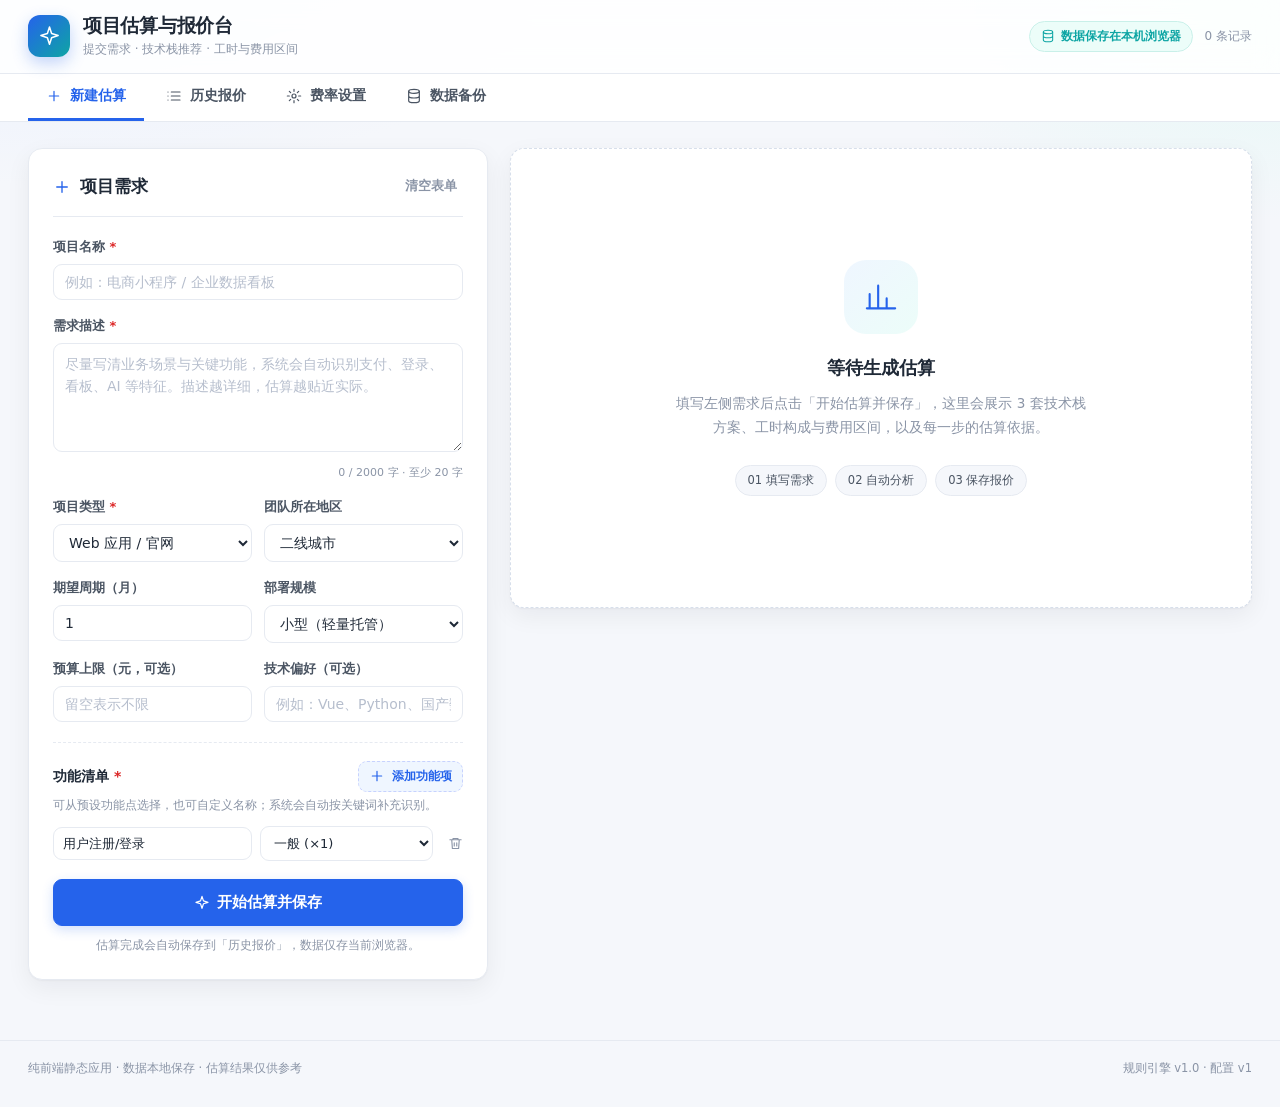
<file: index.html>
<!DOCTYPE html>
<html lang="zh-CN">
<head>
<meta charset="UTF-8">
<meta name="viewport" content="width=device-width,initial-scale=1">
<meta name="description" content="提交项目需求，自动推荐技术栈、工作时长与项目费用区间，并保存历史报价">
<title>项目估算与报价台 · 技术栈 / 工时 / 费用</title>
<link rel="stylesheet" href="./styles.css">
</head>
<body>

<svg class="svg-sprite" aria-hidden="true" xmlns="http://www.w3.org/2000/svg">
  <symbol id="i-plus" viewBox="0 0 24 24"><path d="M12 5v14M5 12h14"/></symbol>
  <symbol id="i-trash" viewBox="0 0 24 24"><path d="M3 6h18M8 6V4h8v2M6 6l1 14h10l1-14M10 11v5M14 11v5"/></symbol>
  <symbol id="i-search" viewBox="0 0 24 24"><circle cx="11" cy="11" r="7"/><path d="M20 20l-3.5-3.5"/></symbol>
  <symbol id="i-save" viewBox="0 0 24 24"><path d="M5 3h12l2 2v16H5zM8 3v6h8V3M8 17h8"/></symbol>
  <symbol id="i-download" viewBox="0 0 24 24"><path d="M12 3v12M7 11l5 5 5-5M4 20h16"/></symbol>
  <symbol id="i-upload" viewBox="0 0 24 24"><path d="M12 16V4M7 9l5-5 5 5M4 20h16"/></symbol>
  <symbol id="i-chart" viewBox="0 0 24 24"><path d="M4 20V10M10 20V4M16 20v-7M22 20H2"/></symbol>
  <symbol id="i-list" viewBox="0 0 24 24"><path d="M8 6h13M8 12h13M8 18h13M3 6h.01M3 12h.01M3 18h.01"/></symbol>
  <symbol id="i-settings" viewBox="0 0 24 24"><circle cx="12" cy="12" r="3"/><path d="M12 2v3M12 19v3M2 12h3M19 12h3M5 5l2 2M17 17l2 2M19 5l-2 2M7 17l-2 2"/></symbol>
  <symbol id="i-database" viewBox="0 0 24 24"><ellipse cx="12" cy="5" rx="8" ry="3"/><path d="M4 5v14c0 1.7 3.6 3 8 3s8-1.3 8-3V5M4 12c0 1.7 3.6 3 8 3s8-1.3 8-3"/></symbol>
  <symbol id="i-check" viewBox="0 0 24 24"><path d="M4 12l5 5L20 6"/></symbol>
  <symbol id="i-info" viewBox="0 0 24 24"><circle cx="12" cy="12" r="9"/><path d="M12 11v6M12 7h.01"/></symbol>
  <symbol id="i-close" viewBox="0 0 24 24"><path d="M5 5l14 14M19 5L5 19"/></symbol>
  <symbol id="i-eye" viewBox="0 0 24 24"><path d="M2 12s4-7 10-7 10 7 10 7-4 7-10 7S2 12 2 12z"/><circle cx="12" cy="12" r="3"/></symbol>
  <symbol id="i-spark" viewBox="0 0 24 24"><path d="M12 2l2.2 6.8L21 11l-6.8 2.2L12 20l-2.2-6.8L3 11l6.8-2.2z"/></symbol>
  <symbol id="i-clock" viewBox="0 0 24 24"><circle cx="12" cy="12" r="9"/><path d="M12 7v5l3 2"/></symbol>
  <symbol id="i-wallet" viewBox="0 0 24 24"><path d="M3 7h18v13H3zM3 7l2-4h13l3 4M16 13h4v4h-4z"/></symbol>
  <symbol id="i-copy" viewBox="0 0 24 24"><path d="M9 9h11v12H9zM5 15H4V3h11v1"/></symbol>
</svg>

<header class="topbar">
  <div class="topbar-inner">
    <div class="brand">
      <div class="brand-mark"><svg><use href="#i-spark"></use></svg></div>
      <div class="brand-text">
        <h1>项目估算与报价台</h1>
        <p>提交需求 · 技术栈推荐 · 工时与费用区间</p>
      </div>
    </div>
    <div class="topbar-right">
      <span class="store-badge"><svg><use href="#i-database"></use></svg> 数据保存在本机浏览器</span>
      <span class="record-count" id="topRecordCount">0 条记录</span>
    </div>
  </div>
</header>

<nav class="tabs" aria-label="主导航">
  <div class="tabs-inner">
    <button class="tab active" data-view="new"><svg><use href="#i-plus"></use></svg> 新建估算</button>
    <button class="tab" data-view="history"><svg><use href="#i-list"></use></svg> 历史报价</button>
    <button class="tab" data-view="config"><svg><use href="#i-settings"></use></svg> 费率设置</button>
    <button class="tab" data-view="backup"><svg><use href="#i-database"></use></svg> 数据备份</button>
  </div>
</nav>

<main class="container">

  <!-- ============ 新建估算 ============ -->
  <section class="view active" id="view-new">
    <div class="work-grid">
      <!-- 表单 -->
      <div class="panel form-panel">
        <div class="panel-head">
          <h2><svg><use href="#i-plus"></use></svg> 项目需求</h2>
          <button class="btn-text" id="btnClearForm">清空表单</button>
        </div>

        <div class="field">
          <label for="f-title">项目名称 <span class="req">*</span></label>
          <input id="f-title" type="text" maxlength="60" placeholder="例如：电商小程序 / 企业数据看板">
        </div>

        <div class="field">
          <label for="f-desc">需求描述 <span class="req">*</span></label>
          <textarea id="f-desc" rows="4" maxlength="2000" placeholder="尽量写清业务场景与关键功能，系统会自动识别支付、登录、看板、AI 等特征。描述越详细，估算越贴近实际。"></textarea>
          <div class="field-hint"><span id="descCount">0</span> / 2000 字 · 至少 20 字</div>
        </div>

        <div class="field-row">
          <div class="field">
            <label for="f-type">项目类型 <span class="req">*</span></label>
            <select id="f-type"></select>
          </div>
          <div class="field">
            <label for="f-region">团队所在地区</label>
            <select id="f-region"></select>
          </div>
        </div>

        <div class="field-row">
          <div class="field">
            <label for="f-timeline">期望周期（月）</label>
            <input id="f-timeline" type="number" min="1" max="36" value="1" step="0.5">
          </div>
          <div class="field">
            <label for="f-scale">部署规模</label>
            <select id="f-scale"></select>
          </div>
        </div>

        <div class="field-row">
          <div class="field">
            <label for="f-budget">预算上限（元，可选）</label>
            <input id="f-budget" type="number" min="0" step="1000" placeholder="留空表示不限">
          </div>
          <div class="field">
            <label for="f-pref">技术偏好（可选）</label>
            <input id="f-pref" type="text" maxlength="40" placeholder="例如：Vue、Python、国产数据库">
          </div>
        </div>

        <div class="feature-block">
          <div class="feature-head">
            <h3>功能清单 <span class="req">*</span></h3>
            <button class="btn-mini" id="btnAddFeature"><svg><use href="#i-plus"></use></svg> 添加功能项</button>
          </div>
          <div class="feature-legend">可从预设功能点选择，也可自定义名称；系统会自动按关键词补充识别。</div>
          <div id="featureRows"></div>
        </div>

        <button class="btn-primary btn-block" id="btnEstimate">
          <svg><use href="#i-spark"></use></svg> 开始估算并保存
        </button>
        <p class="form-note">估算完成会自动保存到「历史报价」，数据仅存当前浏览器。</p>
      </div>

      <!-- 结果 -->
      <div class="result-area" id="resultArea">
        <div class="empty-state">
          <div class="empty-icon"><svg><use href="#i-chart"></use></svg></div>
          <h3>等待生成估算</h3>
          <p>填写左侧需求后点击「开始估算并保存」，这里会展示 3 套技术栈方案、工时构成与费用区间，以及每一步的估算依据。</p>
          <div class="empty-steps">
            <span>01 填写需求</span><span>02 自动分析</span><span>03 保存报价</span>
          </div>
        </div>
      </div>
    </div>
  </section>

  <!-- ============ 历史报价 ============ -->
  <section class="view" id="view-history">
    <div class="panel">
      <div class="panel-head">
        <h2><svg><use href="#i-list"></use></svg> 历史报价</h2>
        <span class="muted" id="historySummary">共 0 条</span>
      </div>
      <div class="history-toolbar">
        <div class="search-box">
          <svg><use href="#i-search"></use></svg>
          <input id="historySearch" type="search" placeholder="按项目名称、类型或描述搜索">
        </div>
        <button class="btn-outline" id="btnExportFromHistory"><svg><use href="#i-download"></use></svg> 导出全部</button>
      </div>
      <div id="historyList"></div>
    </div>
  </section>

  <!-- ============ 费率设置 ============ -->
  <section class="view" id="view-config">
    <div class="panel">
      <div class="panel-head">
        <h2><svg><use href="#i-settings"></use></svg> 费率与系数设置</h2>
        <button class="btn-text" id="btnResetConfig">恢复默认值</button>
      </div>
      <div class="notice"><svg><use href="#i-info"></use></svg> 修改后点击保存，后续估算立即生效；已保存的历史报价保留生成当时的费率快照，不会被改写。</div>

      <h3 class="group-title">角色日费率（元 / 人天）</h3>
      <div class="config-grid" id="cfgRoleRates"></div>

      <h3 class="group-title">复杂度系数</h3>
      <div class="config-grid" id="cfgComplexity"></div>

      <h3 class="group-title">阶段与角色分配（合计需为 1.00）</h3>
      <div class="config-grid" id="cfgAllocation"></div>
      <div class="alloc-check" id="allocCheck"></div>

      <h3 class="group-title">地区系数</h3>
      <div class="config-grid" id="cfgRegion"></div>

      <h3 class="group-title">基础设施基线（元 / 月）与风险缓冲</h3>
      <div class="config-grid" id="cfgInfra"></div>

      <h3 class="group-title">功能点基准人天</h3>
      <div class="config-grid config-grid-dense" id="cfgBaseline"></div>

      <div class="config-actions">
        <button class="btn-primary" id="btnSaveConfig"><svg><use href="#i-save"></use></svg> 保存设置</button>
      </div>
    </div>
  </section>

  <!-- ============ 数据备份 ============ -->
  <section class="view" id="view-backup">
    <div class="panel">
      <div class="panel-head">
        <h2><svg><use href="#i-database"></use></svg> 数据备份与迁移</h2>
      </div>
      <div class="notice notice-warn">
        <svg><use href="#i-info"></use></svg>
        GitHub Pages 是纯静态托管，没有数据库。所有项目与报价保存在<strong>当前浏览器的 localStorage</strong>：换浏览器、换设备或清除浏览器数据后会丢失。请定期导出 JSON 备份；换设备时用导入恢复。
      </div>

      <div class="stat-row" id="backupStats"></div>

      <div class="backup-cards">
        <div class="backup-card">
          <div class="backup-icon"><svg><use href="#i-download"></use></svg></div>
          <h3>导出备份</h3>
          <p>把全部项目需求、报价结果与自定义费率打包成一个 JSON 文件下载到本地。</p>
          <button class="btn-primary" id="btnExport"><svg><use href="#i-download"></use></svg> 导出 JSON</button>
        </div>
        <div class="backup-card">
          <div class="backup-icon"><svg><use href="#i-upload"></use></svg></div>
          <h3>导入恢复</h3>
          <p>选择之前导出的备份文件，可合并到现有数据，或整体替换。</p>
          <div class="import-row">
            <select id="importMode">
              <option value="merge">合并（同 ID 覆盖）</option>
              <option value="replace">整体替换现有数据</option>
            </select>
            <label class="btn-outline file-label" for="fileImport"><svg><use href="#i-upload"></use></svg> 选择文件</label>
            <input type="file" id="fileImport" accept=".json,application/json" hidden>
          </div>
          <div class="file-name" id="importFileName">尚未选择文件</div>
        </div>
        <div class="backup-card danger-card">
          <div class="backup-icon"><svg><use href="#i-trash"></use></svg></div>
          <h3>清空历史</h3>
          <p>删除本机保存的全部项目与报价记录，操作不可撤销，请先导出备份。</p>
          <button class="btn-danger" id="btnClearAll"><svg><use href="#i-trash"></use></svg> 清空全部记录</button>
        </div>
      </div>

      <div class="deploy-hint">
        <h3><svg><use href="#i-info"></use></svg> 部署到 GitHub Pages（两种方式任选其一）</h3>
        <ol>
          <li><strong>方式 A · 分支部署（最简单）</strong>：把 <code>estimate-platform/</code> 整个目录作为独立仓库推送到 GitHub；仓库 Settings → Pages → Source 选 <code>Deploy from a branch</code>，分支 <code>main</code>、目录 <code>/ (root)</code>。若放进已有仓库，可改名为 <code>docs/</code> 并把目录选为 <code>/docs</code>。</li>
          <li><strong>方式 B · 自动部署（已附工作流）</strong>：目录内已含 <code>.github/workflows/deploy-pages.yml</code>，把 Source 改为 <code>GitHub Actions</code>，之后每次 push 到 main 会自动发布。</li>
          <li>等待 1~2 分钟后访问 <code>https://用户名.github.io/仓库名/</code>；访问 <code>selftest.html</code> 可运行 22 项自动化功能自测。</li>
          <li>已包含 <code>.nojekyll</code> 禁用 Jekyll；全部资源使用相对路径，无需构建、无需 npm、无需后端与数据库。</li>
        </ol>
      </div>
    </div>
  </section>

</main>

<footer class="footer">
  <span>纯前端静态应用 · 数据本地保存 · 估算结果仅供参考</span>
  <span id="footerVersion">规则引擎 v1.0</span>
</footer>

<!-- 详情弹层 -->
<div class="modal-mask" id="modalMask" hidden>
  <div class="modal" role="dialog" aria-modal="true" aria-labelledby="modalTitle">
    <div class="modal-head">
      <h2 id="modalTitle">报价详情</h2>
      <button class="icon-btn" id="btnCloseModal" aria-label="关闭"><svg><use href="#i-close"></use></svg></button>
    </div>
    <div class="modal-body" id="modalBody"></div>
  </div>
</div>

<div class="toast-wrap" id="toastWrap" aria-live="polite"></div>

<script src="./js/data.js"></script>
<script src="./js/engine.js"></script>
<script src="./js/storage.js"></script>
<script src="./js/app.js"></script>
</body>
</html>
</file>
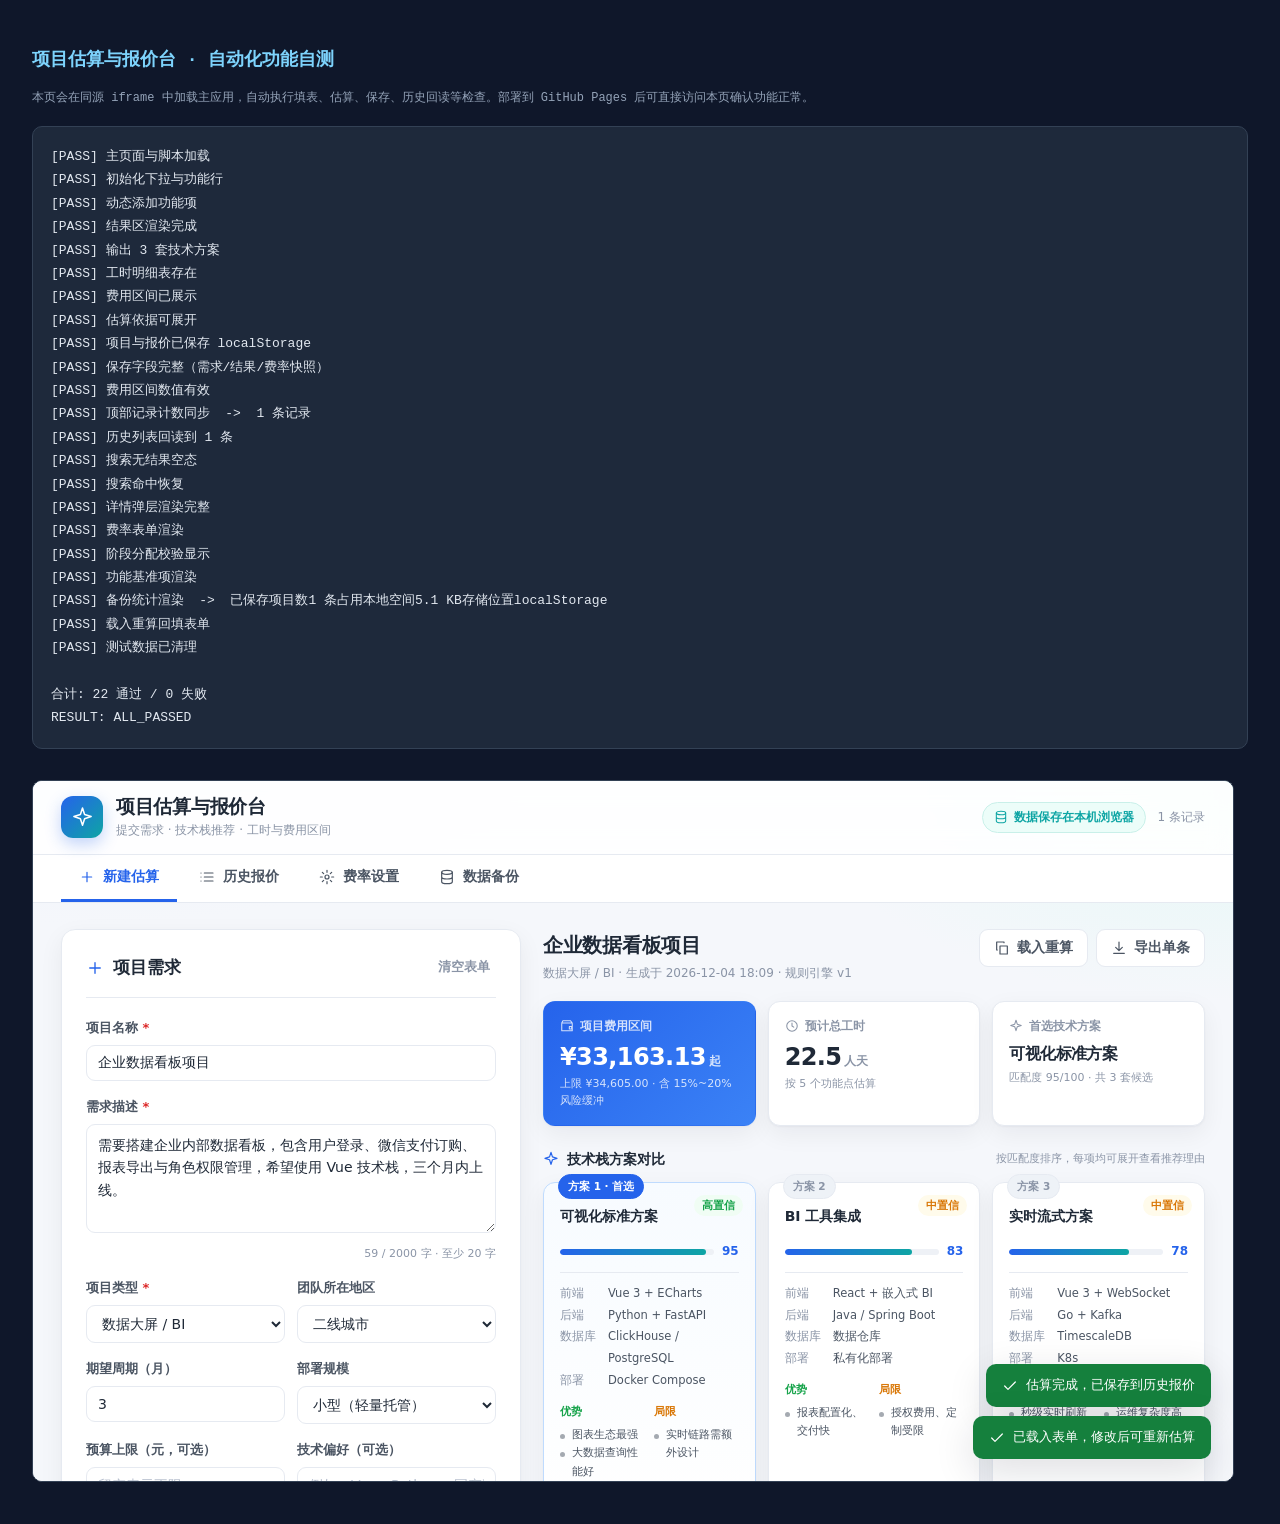
<file: selftest.html>
<!DOCTYPE html>
<html lang="zh-CN">
<head>
<meta charset="UTF-8">
<title>功能自测 · 项目估算与报价台</title>
<style>
  body{font-family:Consolas,Monaco,"Microsoft YaHei",monospace;background:#0f172a;color:#e2e8f0;padding:24px;line-height:1.8}
  h1{font-size:18px;color:#7dd3fc;margin-bottom:6px}
  p{font-size:12px;color:#94a3b8;margin-bottom:16px}
  pre{background:#1e293b;border:1px solid #334155;border-radius:10px;padding:18px;white-space:pre-wrap;font-size:13px}
  iframe{width:1200px;height:700px;border:1px solid #334155;border-radius:10px;margin-top:18px;background:#fff}
  .pass{color:#4ade80}.fail{color:#f87171}
</style>
</head>
<body>
<h1>项目估算与报价台 · 自动化功能自测</h1>
<p>本页会在同源 iframe 中加载主应用，自动执行填表、估算、保存、历史回读等检查。部署到 GitHub Pages 后可直接访问本页确认功能正常。</p>
<pre id="out">RUNNING...</pre>
<iframe id="frame" src="./index.html" title="被测应用"></iframe>

<script>
(function () {
  var out = document.getElementById('out');
  var logs = [];
  var pass = 0, fail = 0;
  function log(name, ok, extra) {
    if (ok) pass++; else fail++;
    logs.push((ok ? '[PASS] ' : '[FAIL] ') + name + (extra ? '  ->  ' + extra : ''));
  }
  function finish() {
    out.textContent = logs.join('\n') + '\n\n合计: ' + pass + ' 通过 / ' + fail + ' 失败' +
      (fail === 0 ? '\nRESULT: ALL_PASSED' : '\nRESULT: HAS_FAILURE');
    out.setAttribute('data-done', '1');
  }

  document.getElementById('frame').addEventListener('load', function () {
    var f = document.getElementById('frame');
    var w, d;
    try { w = f.contentWindow; d = f.contentDocument; }
    catch (e) { log('iframe 同源访问', false, e.message); finish(); return; }

    try {
      log('主页面与脚本加载', !!d.querySelector('#btnEstimate'));
      log('初始化下拉与功能行', d.querySelectorAll('.feature-row').length >= 1);

      // 填写需求表单
      d.querySelector('#f-title').value = '企业数据看板项目';
      d.querySelector('#f-desc').value = '需要搭建企业内部数据看板，包含用户登录、微信支付订购、报表导出与角色权限管理，希望使用 Vue 技术栈，三个月内上线。';
      d.querySelector('#f-type').value = 'data_dashboard';
      d.querySelector('#f-region').value = 'tier2';
      d.querySelector('#f-timeline').value = '3';
      var rows = d.querySelectorAll('.feature-row');
      rows[0].querySelector('.f-name').value = '用户注册/登录';
      rows[0].querySelector('.f-complexity').value = 'normal';
      d.querySelector('#btnAddFeature').click();
      var rows2 = d.querySelectorAll('.feature-row');
      rows2[1].querySelector('.f-name').value = '数据看板/报表';
      rows2[1].querySelector('.f-complexity').value = 'complex';
      log('动态添加功能项', rows2.length === 2);

      // 触发估算并保存
      d.querySelector('#btnEstimate').click();
      var area = d.querySelector('#resultArea');
      log('结果区渲染完成', !!area.querySelector('.metric-grid'));
      log('输出 3 套技术方案', area.querySelectorAll('.stack-card').length === 3);
      log('工时明细表存在', area.querySelectorAll('tbody tr').length >= 4);
      log('费用区间已展示', /¥[\d,]+\.\d\d/.test(area.textContent));
      log('估算依据可展开', area.querySelectorAll('details').length >= 3);

      // 校验本地保存
      var raw = w.localStorage.getItem('est_platform_records_v1');
      var items = raw ? JSON.parse(raw) : [];
      log('项目与报价已保存 localStorage', items.length === 1);
      var rec = items[0];
      log('保存字段完整（需求/结果/费率快照）',
        !!(rec && rec.requirement && rec.result && rec.result.cost && rec.result.recommendations && rec.result.cost.rateSnapshot));
      log('费用区间数值有效', rec && rec.result.cost.totalLow > 0 && rec.result.cost.totalHigh > rec.result.cost.totalLow);
      log('顶部记录计数同步', /1 条记录/.test(d.querySelector('#topRecordCount').textContent), d.querySelector('#topRecordCount').textContent);

      // 历史页回读
      d.querySelector('[data-view="history"]').click();
      log('历史列表回读到 1 条', d.querySelectorAll('#historyList .hcard').length === 1);
      var search = d.querySelector('#historySearch');
      search.value = '完全不存在的项目名';
      search.dispatchEvent(new w.Event('input'));
      log('搜索无结果空态', d.querySelectorAll('#historyList .hcard').length === 0);
      search.value = '数据看板';
      search.dispatchEvent(new w.Event('input'));
      log('搜索命中恢复', d.querySelectorAll('#historyList .hcard').length === 1);

      // 打开详情弹层
      d.querySelector('[data-hact="view"]').click();
      log('详情弹层渲染完整', !!d.querySelector('#modalResult .metric-grid'));
      d.querySelector('#btnCloseModal').click();

      // 费率设置页
      d.querySelector('[data-view="config"]').click();
      log('费率表单渲染', d.querySelectorAll('#cfgRoleRates input').length === 4);
      log('阶段分配校验显示', /1/.test(d.querySelector('#allocCheck').textContent));
      log('功能基准项渲染', d.querySelectorAll('#cfgBaseline input').length >= 10);

      // 备份页
      d.querySelector('[data-view="backup"]').click();
      log('备份统计渲染', /1 条/.test(d.querySelector('#backupStats').textContent), d.querySelector('#backupStats').textContent.replace(/\s+/g, ' ').slice(0, 80));

      // 载入重算
      d.querySelector('[data-view="new"]').click();
      d.querySelector('[data-act="reload"]').click();
      log('载入重算回填表单', d.querySelector('#f-title').value === '企业数据看板项目' &&
        d.querySelectorAll('.feature-row').length === 2);

      // 清理测试数据，避免污染真实使用
      w.localStorage.removeItem('est_platform_records_v1');
      log('测试数据已清理', w.localStorage.getItem('est_platform_records_v1') === null);
    } catch (e) {
      log('执行过程异常', false, e.message);
    }
    finish();
  });
})();
</script>
</body>
</html>
</file>
<file: styles.css>
:root{
  --primary:#2563eb;
  --primary-dark:#1d4ed8;
  --primary-soft:#eff6ff;
  --teal:#0ea5a4;
  --teal-soft:#ecfdf9;
  --text:#1f2937;
  --text-2:#4b5563;
  --muted:#8a94a6;
  --line:#e6eaf1;
  --bg:#f5f7fb;
  --card:#ffffff;
  --green:#16a34a;
  --green-soft:#f0fdf4;
  --amber:#d97706;
  --amber-soft:#fffbeb;
  --red:#dc2626;
  --red-soft:#fef2f2;
  --shadow:0 1px 2px rgba(16,24,40,.04),0 8px 24px rgba(16,24,40,.06);
  --shadow-lg:0 12px 40px rgba(16,24,40,.14);
  --radius:14px;
}

*{box-sizing:border-box;margin:0;padding:0}
html{scroll-behavior:smooth}
body{
  font-family:"Segoe UI","PingFang SC","Microsoft YaHei",system-ui,-apple-system,sans-serif;
  background:
    radial-gradient(900px 420px at 4% -6%, #e8efff 0%, transparent 60%),
    radial-gradient(760px 380px at 100% 0%, #e3f8f5 0%, transparent 58%),
    var(--bg);
  color:var(--text);
  line-height:1.6;
  min-height:100vh;
  -webkit-font-smoothing:antialiased;
}
.svg-sprite{position:absolute;width:0;height:0;overflow:hidden}
svg{width:18px;height:18px;fill:none;stroke:currentColor;stroke-width:1.8;stroke-linecap:round;stroke-linejoin:round;flex:none}

/* ---------- top bar ---------- */
.topbar{background:rgba(255,255,255,.88);backdrop-filter:blur(12px);border-bottom:1px solid var(--line);position:sticky;top:0;z-index:30}
.topbar-inner{max-width:1440px;margin:0 auto;padding:14px 28px;display:flex;align-items:center;justify-content:space-between;gap:20px}
.brand{display:flex;align-items:center;gap:13px}
.brand-mark{width:42px;height:42px;border-radius:12px;display:grid;place-items:center;color:#fff;background:linear-gradient(135deg,#2563eb,#0ea5a4);box-shadow:0 6px 16px rgba(37,99,235,.28)}
.brand-mark svg{width:23px;height:23px;stroke-width:1.6}
.brand-text h1{font-size:19px;font-weight:700;letter-spacing:-.3px;line-height:1.25}
.brand-text p{font-size:12px;color:var(--muted);margin-top:2px}
.topbar-right{display:flex;align-items:center;gap:12px}
.store-badge{display:inline-flex;align-items:center;gap:6px;font-size:12px;color:var(--teal);background:var(--teal-soft);border:1px solid #c9f0e9;padding:5px 11px;border-radius:999px;font-weight:600}
.store-badge svg{width:14px;height:14px}
.record-count{font-size:12px;color:var(--muted);white-space:nowrap}

/* ---------- tabs ---------- */
.tabs{background:#fff;border-bottom:1px solid var(--line);position:sticky;top:71px;z-index:29}
.tabs-inner{max-width:1440px;margin:0 auto;padding:0 28px;display:flex;gap:4px;overflow-x:auto}
.tab{border:0;background:none;padding:13px 18px;font-size:14px;font-weight:600;color:var(--text-2);cursor:pointer;display:inline-flex;align-items:center;gap:8px;border-bottom:3px solid transparent;white-space:nowrap;transition:.18s}
.tab svg{width:16px;height:16px}
.tab:hover{color:var(--primary);background:#fafbff}
.tab.active{color:var(--primary);border-bottom-color:var(--primary)}

/* ---------- layout ---------- */
.container{max-width:1440px;margin:0 auto;padding:26px 28px 60px}
.view{display:none;animation:fade .25s ease}
.view.active{display:block}
@keyframes fade{from{opacity:0;transform:translateY(6px)}to{opacity:1;transform:none}}
.panel{background:var(--card);border:1px solid var(--line);border-radius:var(--radius);box-shadow:var(--shadow);padding:24px}
.panel-head{display:flex;align-items:center;justify-content:space-between;gap:14px;margin-bottom:20px;padding-bottom:16px;border-bottom:1px solid var(--line)}
.panel-head h2{font-size:17px;font-weight:700;display:flex;align-items:center;gap:9px}
.panel-head h2 svg{color:var(--primary)}
.muted{color:var(--muted);font-size:13px}
.work-grid{display:grid;grid-template-columns:minmax(360px,460px) minmax(0,1fr);gap:22px;align-items:start}

/* ---------- form ---------- */
.form-panel{position:sticky;top:132px}
.field{margin-bottom:16px;min-width:0}
.field label{display:block;font-size:13px;font-weight:600;color:var(--text-2);margin-bottom:6px}
.req{color:var(--red)}
.field input,.field select,.field textarea,.search-box input,.import-row select,.feature-row select,.feature-row input,.config-item input{
  width:100%;border:1px solid var(--line);background:#fff;border-radius:9px;padding:9px 11px;font-size:14px;color:var(--text);font-family:inherit;outline:none;transition:.18s
}
.field textarea{resize:vertical;line-height:1.6}
.field input:focus,.field select:focus,.field textarea:focus,.search-box input:focus,.feature-row select:focus,.feature-row input:focus,.config-item input:focus{
  border-color:var(--primary);box-shadow:0 0 0 3px rgba(37,99,235,.1)
}
.field input::placeholder,.field textarea::placeholder{color:#b6becd}
.field-hint{font-size:11px;color:var(--muted);text-align:right;margin-top:4px}
.field-row{display:grid;grid-template-columns:1fr 1fr;gap:12px}
.field.invalid input,.field.invalid textarea,.field.invalid select{border-color:var(--red);box-shadow:0 0 0 3px rgba(220,38,38,.08)}

.feature-block{border-top:1px dashed var(--line);padding-top:18px;margin-top:4px;margin-bottom:18px}
.feature-head{display:flex;align-items:center;justify-content:space-between;margin-bottom:4px}
.feature-head h3{font-size:14px;font-weight:700}
.feature-legend{font-size:11.5px;color:var(--muted);margin-bottom:12px}
.feature-row{display:grid;grid-template-columns:1.15fr 1fr 22px;gap:8px;margin-bottom:8px;align-items:center}
.feature-row select,.feature-row input{padding:8px 9px;font-size:13px}
.icon-btn{border:0;background:none;color:var(--muted);cursor:pointer;width:28px;height:28px;border-radius:7px;display:grid;place-items:center;transition:.18s}
.icon-btn:hover{background:var(--red-soft);color:var(--red)}
.icon-btn svg{width:15px;height:15px}

/* ---------- buttons ---------- */
.btn-primary,.btn-outline,.btn-danger,.btn-mini,.btn-text,.file-label{
  font-family:inherit;font-size:14px;font-weight:600;cursor:pointer;display:inline-flex;align-items:center;justify-content:center;gap:7px;border-radius:9px;transition:.18s;white-space:nowrap
}
.btn-primary{border:1px solid var(--primary);background:var(--primary);color:#fff;padding:11px 18px;box-shadow:0 4px 12px rgba(37,99,235,.2)}
.btn-primary:hover{background:var(--primary-dark);transform:translateY(-1px);box-shadow:0 6px 16px rgba(37,99,235,.28)}
.btn-primary:active{transform:none}
.btn-primary svg,.btn-outline svg,.btn-danger svg,.btn-mini svg,.file-label svg{width:16px;height:16px}
.btn-block{width:100%;padding:13px 18px;font-size:15px}
.btn-outline{border:1px solid var(--line);background:#fff;color:var(--text-2);padding:9px 14px}
.btn-outline:hover{border-color:var(--primary);color:var(--primary);background:var(--primary-soft)}
.btn-danger{border:1px solid #fecaca;background:var(--red-soft);color:var(--red);padding:10px 16px}
.btn-danger:hover{background:#fee2e2}
.btn-mini{border:1px dashed #c7d2fe;background:var(--primary-soft);color:var(--primary);padding:6px 10px;font-size:12px}
.btn-mini:hover{background:#dbeafe;border-style:solid}
.btn-text{border:0;background:none;color:var(--muted);font-size:12.5px;padding:4px 6px}
.btn-text:hover{color:var(--primary)}
.form-note{font-size:11.5px;color:var(--muted);text-align:center;margin-top:10px}

/* ---------- empty state ---------- */
.empty-state{background:#fff;border:1px dashed #d7dfeb;border-radius:var(--radius);min-height:460px;display:flex;flex-direction:column;align-items:center;justify-content:center;text-align:center;padding:40px;box-shadow:var(--shadow)}
.empty-icon{width:74px;height:74px;border-radius:22px;background:linear-gradient(135deg,var(--primary-soft),var(--teal-soft));display:grid;place-items:center;color:var(--primary);margin-bottom:20px}
.empty-icon svg{width:34px;height:34px;stroke-width:1.5}
.empty-state h3{font-size:18px;margin-bottom:8px}
.empty-state p{font-size:13.5px;color:var(--muted);max-width:420px;line-height:1.8}
.empty-steps{display:flex;gap:8px;margin-top:26px;flex-wrap:wrap;justify-content:center}
.empty-steps span{font-size:11.5px;color:var(--text-2);background:var(--bg);border:1px solid var(--line);padding:5px 12px;border-radius:999px}

/* ---------- result ---------- */
.result-head{display:flex;align-items:flex-start;justify-content:space-between;gap:16px;margin-bottom:18px;flex-wrap:wrap}
.result-head h2{font-size:20px;font-weight:700;letter-spacing:-.3px}
.result-head .sub{font-size:12px;color:var(--muted);margin-top:3px}
.result-actions{display:flex;gap:8px;flex-wrap:wrap}
.notice{display:flex;gap:9px;align-items:flex-start;font-size:12.5px;color:var(--text-2);background:var(--primary-soft);border:1px solid #dbeafe;border-radius:10px;padding:11px 13px;line-height:1.7}
.notice svg{width:16px;height:16px;color:var(--primary);margin-top:2px}
.notice-warn{background:var(--amber-soft);border-color:#fde68a}
.notice-warn svg{color:var(--amber)}
.notice strong{color:var(--text)}

.metric-grid{display:grid;grid-template-columns:repeat(3,1fr);gap:12px;margin-bottom:18px}
.metric{background:#fff;border:1px solid var(--line);border-radius:12px;padding:15px 16px;box-shadow:var(--shadow)}
.metric .label{font-size:11.5px;color:var(--muted);display:flex;align-items:center;gap:6px;font-weight:600}
.metric .label svg{width:14px;height:14px}
.metric .value{font-size:24px;font-weight:700;letter-spacing:-.6px;margin-top:6px;line-height:1.25}
.metric .value small{font-size:12px;font-weight:600;color:var(--muted);margin-left:3px}
.metric .desc{font-size:11px;color:var(--muted);margin-top:3px}
.metric.accent{background:linear-gradient(135deg,#2563eb,#3b82f6);border-color:transparent;color:#fff}
.metric.accent .label,.metric.accent .desc,.metric.accent .value small{color:rgba(255,255,255,.8)}

.section-title{font-size:14px;font-weight:700;margin:22px 0 12px;display:flex;align-items:center;gap:8px}
.section-title svg{width:16px;height:16px;color:var(--primary)}
.section-title .hint{font-size:11px;color:var(--muted);font-weight:400;margin-left:auto}

.stack-grid{display:grid;grid-template-columns:repeat(3,1fr);gap:12px}
.stack-card{background:#fff;border:1px solid var(--line);border-radius:12px;padding:16px;box-shadow:var(--shadow);position:relative;transition:.2s;display:flex;flex-direction:column}
.stack-card:hover{transform:translateY(-2px);box-shadow:0 12px 28px rgba(16,24,40,.1)}
.stack-card.rank1{border-color:#bfdbfe;background:linear-gradient(180deg,#f7fbff,#fff)}
.rank-badge{position:absolute;top:-9px;left:14px;font-size:10.5px;font-weight:700;padding:3px 9px;border-radius:999px;background:#eef2f7;color:var(--muted);border:1px solid var(--line)}
.rank1 .rank-badge{background:var(--primary);color:#fff;border-color:var(--primary)}
.stack-name{font-size:14px;font-weight:700;margin:6px 0 3px;padding-right:56px}
.badge{display:inline-flex;align-items:center;font-size:10.5px;font-weight:700;padding:2px 8px;border-radius:999px;white-space:nowrap}
.badge.high{background:var(--green-soft);color:var(--green)}
.badge.medium{background:var(--amber-soft);color:var(--amber)}
.badge.low{background:#f3f4f6;color:#6b7280}
.confidence{position:absolute;top:12px;right:12px}
.score-line{display:flex;align-items:center;gap:8px;margin:12px 0 10px}
.score-line .bar{flex:1;height:6px;background:#eef1f6;border-radius:99px;overflow:hidden}
.score-line .bar i{display:block;height:100%;background:linear-gradient(90deg,var(--primary),var(--teal));border-radius:99px}
.score-line b{font-size:12px;color:var(--primary)}
.tech-lines{font-size:11.5px;color:var(--text-2);line-height:1.9;border-top:1px solid var(--line);padding-top:10px}
.tech-lines div{display:flex;gap:6px}
.tech-lines span{color:var(--muted);min-width:42px}
.proscons{display:grid;grid-template-columns:1fr 1fr;gap:10px;margin-top:11px;font-size:11px;line-height:1.7}
.proscons h5{font-size:11px;font-weight:700;margin-bottom:4px}
.proscons .p h5{color:var(--green)}
.proscons .c h5{color:var(--amber)}
.proscons ul{list-style:none}
.proscons li{padding-left:12px;position:relative;color:var(--text-2)}
.proscons li:before{content:"";position:absolute;left:0;top:8px;width:5px;height:5px;border-radius:50%;background:currentColor;opacity:.5}
.details{margin-top:auto;padding-top:12px}
.details summary{cursor:pointer;font-size:11.5px;color:var(--primary);font-weight:600;list-style:none;display:flex;align-items:center;gap:5px}
.details summary::-webkit-details-marker{display:none}
.details summary:before{content:"▸";font-size:11px;transition:.2s}
.details[open] summary:before{transform:rotate(90deg)}
.reason-list{margin-top:9px;font-size:11px;color:var(--text-2);line-height:1.75}
.reason-list li{margin-bottom:5px;padding-left:12px;position:relative;list-style:none}
.reason-list li:before{content:"·";position:absolute;left:2px;color:var(--primary);font-weight:700}

.card-block{background:#fff;border:1px solid var(--line);border-radius:12px;padding:18px;box-shadow:var(--shadow)}
.effort-bar{display:flex;height:26px;border-radius:7px;overflow:hidden;margin:6px 0 10px;box-shadow:inset 0 0 0 1px rgba(0,0,0,.02)}
.effort-bar i{display:block;height:100%;transition:.3s}
.effort-legend{display:flex;flex-wrap:wrap;gap:14px;font-size:11.5px;color:var(--text-2);margin-bottom:14px}
.effort-legend span{display:inline-flex;align-items:center;gap:6px}
.effort-legend em{width:10px;height:10px;border-radius:3px;display:inline-block}
table{width:100%;border-collapse:collapse;font-size:12px}
th{text-align:left;color:var(--muted);font-weight:600;font-size:11px;padding:8px 10px;border-bottom:1px solid var(--line);background:#fafbfe}
td{padding:9px 10px;border-bottom:1px solid #f1f3f8;color:var(--text-2);vertical-align:top}
td.num{font-variant-numeric:tabular-nums;white-space:nowrap}
.basis{color:var(--muted);font-size:11px;line-height:1.6}

.cost-range{margin:16px 0 8px}
.range-track{height:34px;background:linear-gradient(90deg,#dbeafe,#93c5fd);border-radius:8px;position:relative;margin:0 6px}
.range-fill{position:absolute;top:0;bottom:0;background:linear-gradient(90deg,var(--primary),var(--teal));border-radius:8px;opacity:.85;left:12%;right:12%}
.range-marker{position:absolute;top:-5px;bottom:-5px;width:2px;background:#1e3a8a}
.range-marker:after{content:"";position:absolute;top:-4px;left:-4px;width:10px;height:10px;border-radius:50%;background:#1e3a8a;border:2px solid #fff}
.range-marker.lo{left:12%}
.range-marker.hi{right:12%}
.range-labels{display:flex;justify-content:space-between;margin:9px 6px 0;font-size:12px;font-weight:700;color:var(--primary-dark)}
.range-labels small{display:block;font-size:10.5px;font-weight:500;color:var(--muted)}
.cost-breakdown{display:grid;grid-template-columns:repeat(4,1fr);gap:10px;margin-top:16px}
.cost-item{background:var(--bg);border-radius:9px;padding:11px 12px}
.cost-item .k{font-size:11px;color:var(--muted)}
.cost-item .v{font-size:15px;font-weight:700;margin-top:2px;font-variant-numeric:tabular-nums}

.trace-box{margin-top:18px;background:#fafbfe;border:1px solid var(--line);border-radius:10px;padding:14px 16px}
.trace-box h4{font-size:12px;font-weight:700;margin-bottom:8px;color:var(--text-2)}
.trace-box ol{padding-left:18px;font-size:11.5px;color:var(--muted);line-height:1.9}

/* ---------- history ---------- */
.history-toolbar{display:flex;gap:10px;margin-bottom:16px;flex-wrap:wrap}
.search-box{position:relative;flex:1;min-width:220px}
.search-box svg{position:absolute;left:12px;top:50%;transform:translateY(-50%);width:16px;height:16px;color:var(--muted)}
.search-box input{padding-left:36px}
.hcard{display:flex;align-items:center;gap:16px;padding:15px 16px;border:1px solid var(--line);border-radius:11px;margin-bottom:10px;background:#fff;transition:.18s}
.hcard:hover{border-color:#c7d2fe;box-shadow:var(--shadow)}
.hcard-main{flex:1;min-width:0}
.hcard-main h3{font-size:14.5px;font-weight:700;overflow:hidden;text-overflow:ellipsis;white-space:nowrap}
.hcard-meta{font-size:11.5px;color:var(--muted);margin-top:4px;display:flex;gap:12px;flex-wrap:wrap}
.hcard-price{text-align:right;min-width:150px}
.hcard-price .p{font-size:17px;font-weight:700;color:var(--primary-dark);font-variant-numeric:tabular-nums}
.hcard-price .d{font-size:11px;color:var(--muted)}
.hcard-actions{display:flex;gap:6px}
.no-result{text-align:center;padding:56px 20px;color:var(--muted);font-size:13.5px}

/* ---------- config ---------- */
.group-title{font-size:13px;font-weight:700;color:var(--text-2);margin:24px 0 10px;padding-left:9px;border-left:3px solid var(--primary)}
.config-grid{display:grid;grid-template-columns:repeat(4,1fr);gap:12px}
.config-grid-dense{grid-template-columns:repeat(5,1fr)}
.config-item label{display:block;font-size:11.5px;color:var(--muted);margin-bottom:5px}
.config-item input{font-variant-numeric:tabular-nums}
.alloc-check{font-size:11.5px;margin-top:9px;color:var(--muted)}
.alloc-check.ok{color:var(--green)}
.alloc-check.bad{color:var(--red)}
.config-actions{margin-top:28px;padding-top:20px;border-top:1px solid var(--line);display:flex;justify-content:flex-end}

/* ---------- backup ---------- */
.stat-row{display:grid;grid-template-columns:repeat(3,1fr);gap:12px;margin:18px 0}
.stat-box{background:var(--bg);border-radius:11px;padding:15px 16px}
.stat-box .k{font-size:11.5px;color:var(--muted)}
.stat-box .v{font-size:21px;font-weight:700;margin-top:3px}
.backup-cards{display:grid;grid-template-columns:repeat(3,1fr);gap:14px;margin-top:18px}
.backup-card{border:1px solid var(--line);border-radius:12px;padding:20px;display:flex;flex-direction:column}
.backup-card h3{font-size:15px;margin-bottom:8px}
.backup-card p{font-size:12.5px;color:var(--muted);line-height:1.8;flex:1;margin-bottom:16px}
.backup-icon{width:38px;height:38px;border-radius:10px;background:var(--primary-soft);color:var(--primary);display:grid;place-items:center;margin-bottom:13px}
.backup-icon svg{width:19px;height:19px}
.danger-card{border-color:#fecaca;background:#fffafa}
.danger-card .backup-icon{background:var(--red-soft);color:var(--red)}
.import-row{display:flex;gap:8px;flex-wrap:wrap}
.import-row select{flex:1;min-width:130px;padding:9px 10px;border:1px solid var(--line);border-radius:9px;font-family:inherit;font-size:13px;color:var(--text-2);outline:none}
.file-label{cursor:pointer;padding:9px 14px}
.file-name{font-size:11px;color:var(--muted);margin-top:9px;word-break:break-all}
.deploy-hint{margin-top:26px;background:var(--teal-soft);border:1px solid #c9f0e9;border-radius:12px;padding:18px 20px}
.deploy-hint h3{font-size:14px;font-weight:700;display:flex;align-items:center;gap:8px;margin-bottom:10px;color:#0f766e}
.deploy-hint h3 svg{color:var(--teal)}
.deploy-hint ol{padding-left:19px;font-size:12.5px;color:var(--text-2);line-height:2}
.deploy-hint code{background:rgba(255,255,255,.8);border:1px solid #d3efea;padding:1px 6px;border-radius:5px;font-size:11.5px;font-family:Consolas,Monaco,monospace}

/* ---------- footer / modal / toast ---------- */
.footer{max-width:1440px;margin:0 auto;padding:18px 28px 30px;display:flex;justify-content:space-between;font-size:11.5px;color:var(--muted);border-top:1px solid var(--line)}
.modal-mask{position:fixed;inset:0;background:rgba(15,23,42,.5);z-index:60;display:grid;place-items:center;padding:20px}
.modal-mask[hidden]{display:none}
.modal{background:#fff;border-radius:16px;width:min(960px,100%);max-height:88vh;display:flex;flex-direction:column;box-shadow:var(--shadow-lg)}
.modal-head{padding:18px 22px;border-bottom:1px solid var(--line);display:flex;align-items:center;justify-content:space-between}
.modal-head h2{font-size:17px;font-weight:700}
.modal-body{padding:22px;overflow:auto}
.toast-wrap{position:fixed;right:22px;bottom:22px;z-index:80;display:flex;flex-direction:column;gap:9px;align-items:flex-end}
.toast{background:#1f2937;color:#fff;padding:11px 16px;border-radius:10px;font-size:13px;box-shadow:var(--shadow-lg);display:flex;align-items:center;gap:8px;animation:slide .25s ease;max-width:360px}
.toast svg{width:16px;height:16px}
.toast.success{background:#15803d}
.toast.error{background:#b91c1c}
@keyframes slide{from{opacity:0;transform:translateX(20px)}to{opacity:1;transform:none}}

/* ---------- responsive ---------- */
@media(max-width:1180px){
  .stack-grid{grid-template-columns:repeat(2,1fr)}
  .stack-grid .stack-card:last-child:nth-child(odd){grid-column:span 2}
  .config-grid{grid-template-columns:repeat(3,1fr)}
  .config-grid-dense{grid-template-columns:repeat(4,1fr)}
}
@media(max-width:960px){
  .work-grid{grid-template-columns:1fr}
  .form-panel{position:static}
  .empty-state{min-height:240px}
  .tabs{top:71px}
}
@media(max-width:760px){
  .topbar-inner,.tabs-inner,.container,.footer{padding-left:16px;padding-right:16px}
  .brand-text p{display:none}
  .store-badge{display:none}
  .stack-grid,.metric-grid,.backup-cards,.stat-row,.cost-breakdown{grid-template-columns:1fr}
  .stack-grid .stack-card:last-child:nth-child(odd){grid-column:auto}
  .config-grid,.config-grid-dense{grid-template-columns:repeat(2,1fr)}
  .field-row{grid-template-columns:1fr}
  .feature-row{grid-template-columns:1fr 1fr 22px}
  .hcard{flex-wrap:wrap}
  .hcard-price{text-align:left;min-width:0}
  .result-head h2{font-size:18px}
  .footer{flex-direction:column;gap:4px}
}
</file>
